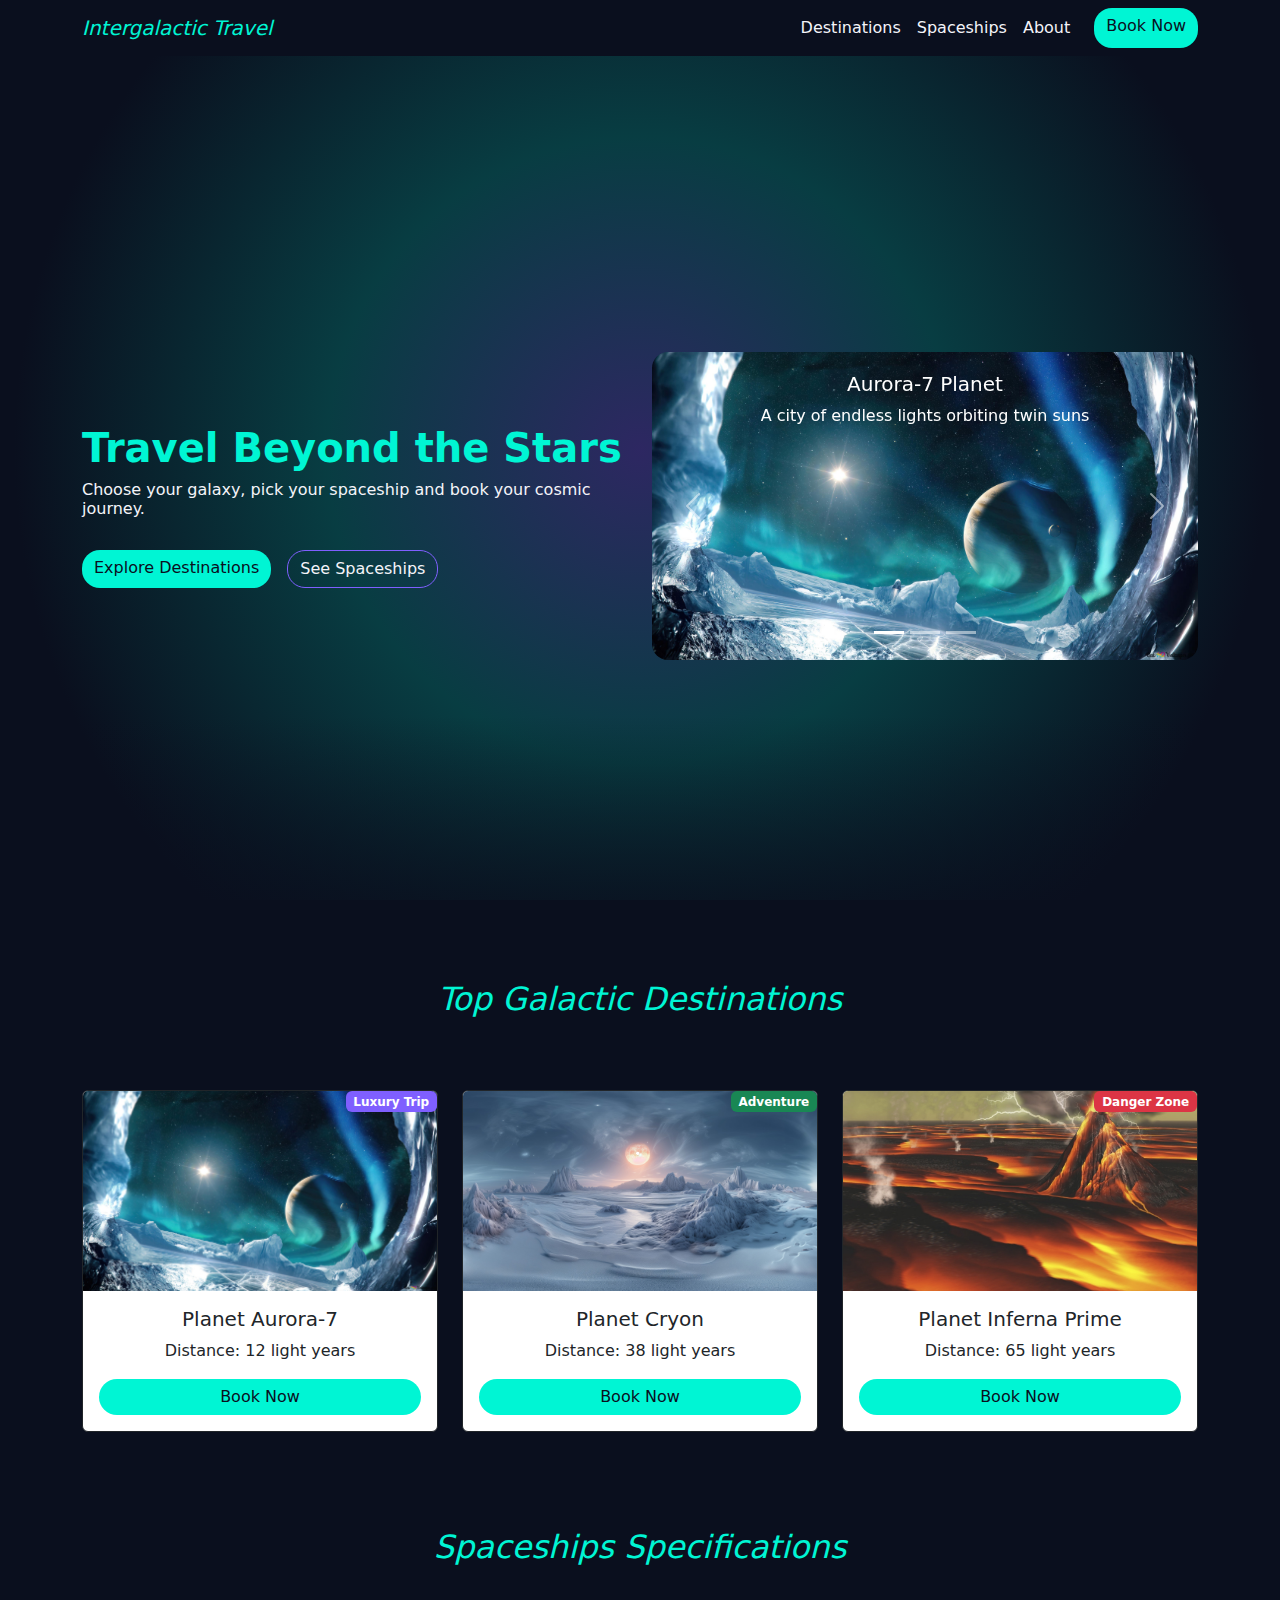
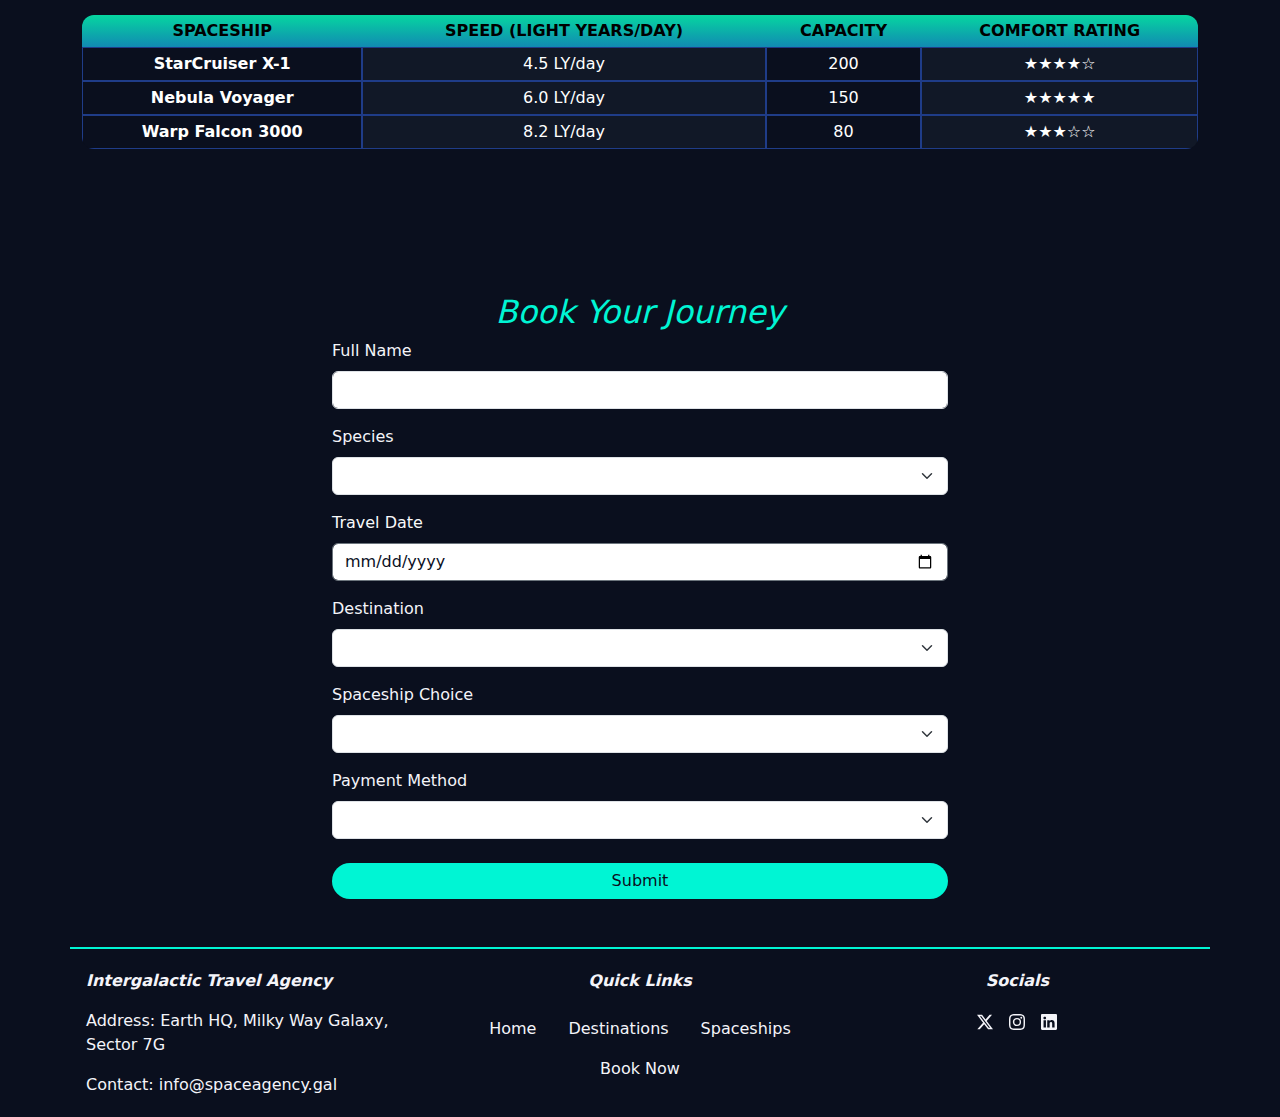
<file: index.html>
<!DOCTYPE html>
<html lang="en">
  <head>
    <meta charset="UTF-8" />
    <meta name="viewport" content="width=device-width, initial-scale=1.0" />
    <link rel="stylesheet" href="css/bootstrap.min.css" />
    <link rel="stylesheet" href="css/custom-styles.css" />
    <link rel="icon" href="images/rocket.png" />
    <title>Intergalactic Travel</title>
  </head>
  <body class="bg-primary">
    <!-- Navbar -->
    <nav class="navbar navbar-expand-md bg-primary">
      <div class="container">
        <a class="navbar-brand text-secondary fw-normal fst-italic" href="">
          Intergalactic Travel
        </a>
        <button
          class="navbar-toggler d-lg-none"
          type="button"
          data-bs-toggle="collapse"
          data-bs-target="#collapsibleNavId"
          aria-controls="collapsibleNavId"
          aria-expanded="false"
          aria-label="Toggle navigation"
        >
          <span class="navbar-toggler-icon"></span>
        </button>
        <div class="collapse navbar-collapse" id="collapsibleNavId">
          <ul class="navbar-nav ms-auto mt-2 mt-lg-0">
            <li class="nav-item">
              <a class="nav-link text-primary" href="/aurora.html"
                >Destinations</a
              >
            </li>
            <li class="nav-item">
              <a class="nav-link text-primary" href="#spaceships">Spaceships</a>
            </li>
            <li class="nav-item">
              <a class="nav-link text-primary" href="">About</a>
            </li>

            <a href="#booking" type="button" class="btn btn-primary ms-3"
              >Book Now</a
            >
          </ul>
        </div>
      </div>
    </nav>
    <!-- Hero section -->
    <div class="galaxy-bg d-flex align-items-center min-vh-100">
      <div class="container">
        <div class="row align-items-center">
          <div class="col-lg-6 text-center text-lg-start">
            <h1 class="fs-1 text-secondary fw-bold">Travel Beyond the Stars</h1>
            <h1 class="fs-6 text-primary">
              Choose your galaxy, pick your spaceship and book your cosmic
              journey.
            </h1>
            <div
              class="d-flex flex-sm-row justify-content-center justify-content-lg-start"
            >
              <a href="/aurora.html" class="btn btn-primary mt-4">
                Explore Destinations
              </a>

              <a href="#spaceships" class="btn btn-outline-primary ms-3 mt-4">
                See Spaceships
              </a>
            </div>
          </div>
          <div class="col-lg-6 mt-5 mt-lg-0">
            <div
              id="carouselExampleCaptions"
              class="carousel slide"
              data-bs-ride="carousel"
            >
              <div class="carousel-indicators">
                <button
                  type="button"
                  data-bs-target="#carouselExampleCaptions"
                  data-bs-slide-to="0"
                  class="active"
                  aria-current="true"
                  aria-label="Slide 1"
                ></button>
                <button
                  type="button"
                  data-bs-target="#carouselExampleCaptions"
                  data-bs-slide-to="1"
                  aria-label="Slide 2"
                ></button>
                <button
                  type="button"
                  data-bs-target="#carouselExampleCaptions"
                  data-bs-slide-to="2"
                  aria-label="Slide 3"
                ></button>
              </div>
              <div class="carousel-inner">
                <div
                  class="carousel-item active ratio ratio-16x9"
                  data-bs-interval="3000"
                >
                  <img
                    src="images/aurora-planet.png"
                    class="d-block w-100 rounded-4"
                  />
                  <div class="carousel-caption d-none d-md-block">
                    <h5>Aurora-7 Planet</h5>
                    <p>A city of endless lights orbiting twin suns</p>
                  </div>
                </div>
                <div
                  class="carousel-item ratio ratio-16x9"
                  data-bs-interval="3000"
                >
                  <img src="images/Cryon.png" class="d-block w-100 rounded-4" />
                  <div class="carousel-caption d-none d-md-block">
                    <h5>Cryon Planet</h5>
                    <p>An ice-covered paradise with glowing glaciers</p>
                  </div>
                </div>
                <div
                  class="carousel-item ratio ratio-16x9"
                  data-bs-interval="3000"
                >
                  <img
                    src="images/inferna.png"
                    class="d-block w-100 rounded-4"
                  />
                  <div class="carousel-caption d-none d-md-block">
                    <h5>Inferna Prime Planet</h5>
                    <p>
                      A volcanic planet where magma rivers glow brighter than
                      neon
                    </p>
                  </div>
                </div>
              </div>
              <button
                class="carousel-control-prev"
                type="button"
                data-bs-target="#carouselExampleCaptions"
                data-bs-slide="prev"
              >
                <span
                  class="carousel-control-prev-icon"
                  aria-hidden="true"
                ></span>
                <span class="visually-hidden">Previous</span>
              </button>
              <button
                class="carousel-control-next"
                type="button"
                data-bs-target="#carouselExampleCaptions"
                data-bs-slide="next"
              >
                <span
                  class="carousel-control-next-icon"
                  aria-hidden="true"
                ></span>
                <span class="visually-hidden">Next</span>
              </button>
            </div>
          </div>
        </div>
      </div>
    </div>

    <!-- Featured section -->
    <div class="container pt-4" id="destinations">
      <h1 class="fs-2 text-secondary text-center fst-italic">
        Top Galactic Destinations
      </h1>

      <div class="row g-4 my-5">
        <div class="col-12 col-sm-6 col-lg-4">
          <div class="card border-dark text-center h-100 position-relative">
            <span class="position-absolute top-0 end-0 badge bg-info">
              Luxury Trip
            </span>
            <img
              src="images/aurora-planet.png"
              class="card-img-top img-fluid"
              alt="..."
              style="object-fit: cover; height: 200px"
            />
            <div class="card-body d-flex flex-column">
              <h5 class="card-title">Planet Aurora-7</h5>
              <p class="card-text">Distance: 12 light years</p>
              <a href="#booking" class="btn btn-primary mt-auto">Book Now</a>
            </div>
          </div>
        </div>

        <div class="col-12 col-sm-6 col-lg-4">
          <div class="card border-dark text-center h-100 position-relative">
            <span class="position-absolute top-0 end-0 badge bg-success">
              Adventure
            </span>
            <img
              src="images/Cryon.png"
              class="card-img-top img-fluid"
              alt="..."
              style="object-fit: cover; height: 200px"
            />
            <div class="card-body d-flex flex-column">
              <h5 class="card-title">Planet Cryon</h5>
              <p class="card-text">Distance: 38 light years</p>
              <a href="#booking" class="btn btn-primary mt-auto">Book Now</a>
            </div>
          </div>
        </div>

        <div class="col-12 col-sm-6 col-lg-4">
          <div class="card border-dark text-center h-100 position-relative">
            <span class="position-absolute top-0 end-0 badge bg-danger">
              Danger Zone
            </span>
            <img
              src="images/inferna.png"
              class="card-img-top img-fluid"
              alt="..."
              style="object-fit: cover; height: 200px"
            />
            <div class="card-body d-flex flex-column">
              <h5 class="card-title">Planet Inferna Prime</h5>
              <p class="card-text">Distance: 65 light years</p>
              <a href="#booking" class="btn btn-primary mt-auto">Book Now</a>
            </div>
          </div>
        </div>
      </div>
    </div>

    <!-- Spaceships section -->
    <div class="container my-5 py-5" id="spaceships">
      <h1 class="fs-2 text-secondary text-center fst-italic">
        Spaceships Specifications
      </h1>
      <table
        class="spaceship-table table table-sm table-hover align-middle text-center my-5"
      >
        <thead>
          <tr>
            <th scope="col">Spaceship</th>
            <th scope="col">Speed (Light Years/Day)</th>
            <th scope="col">Capacity</th>
            <th scope="col">Comfort Rating</th>
          </tr>
        </thead>
        <tbody>
          <tr>
            <th scope="row">StarCruiser X-1</th>
            <td>4.5 LY/day</td>
            <td>200</td>
            <td>★★★★☆</td>
          </tr>
          <tr>
            <th scope="row">Nebula Voyager</th>
            <td>6.0 LY/day</td>
            <td>150</td>
            <td>★★★★★</td>
          </tr>
          <tr>
            <th scope="row">Warp Falcon 3000</th>
            <td>8.2 LY/day</td>
            <td>80</td>
            <td>★★★☆☆</td>
          </tr>
        </tbody>
      </table>
    </div>

    <!-- Booking section -->
    <div class="container w-50" id="booking">
      <h1 class="fs-2 text-secondary text-center fst-italic">
        Book Your Journey
      </h1>
      <div class="d-flex justify-content-center p-5 d-none" id="spinner">
        <div class="spinner-border" role="status"></div>
      </div>
      <form class="text-primary needs-validation" novalidate>
        <div class="mb-3">
          <label class="form-label">Full Name</label>
          <input type="text" class="form-control" required />
          <div class="invalid-feedback">Please provide your full name.</div>
        </div>
        <div class="mb-3">
          <label class="form-label">Species</label>
          <select
            class="form-select"
            aria-label="Default select example"
            required
          >
            <option selected></option>
            <option value="1">Human</option>
            <option value="2">Cyborg</option>
            <option value="3">Android</option>
          </select>
          <div class="invalid-feedback">Please choose your specie.</div>
        </div>
        <div class="mb-3">
          <div class="mb-3">
            <label for="travel-date" class="form-label text-light"
              >Travel Date</label
            >
            <input
              type="date"
              class="form-control bg-dark text-dark border-secondary"
              id="travel-date"
              required
            />
            <div class="invalid-feedback">Please provide booking date.</div>
          </div>
        </div>

        <div class="mb-3">
          <label class="form-label">Destination</label>
          <select
            class="form-select"
            aria-label="Default select example"
            required
          >
            <option selected></option>
            <option value="1">Aurora-7</option>
            <option value="2">Cryon</option>
            <option value="3">Inferna Prime</option>
          </select>
          <div class="invalid-feedback">Please choose your destination.</div>
        </div>

        <div class="mb-3">
          <label class="form-label">Spaceship Choice</label>
          <select
            class="form-select"
            aria-label="Default select example"
            required
          >
            <option selected></option>
            <option value="1">StarCruiser X-1</option>
            <option value="2">Nebula Voyager</option>
            <option value="3">Warp Falcon 3000</option>
          </select>
          <div class="invalid-feedback">
            Please choose your preferred spaceship.
          </div>
        </div>

        <div class="mb-3">
          <label class="form-label">Payment Method</label>
          <select
            class="form-select"
            aria-label="Default select example"
            required
          >
            <option selected></option>
            <option value="1">Galactic Credits</option>
            <option value="2">Earth USD</option>
            <option value="3">CryptoStars</option>
          </select>
          <div class="invalid-feedback">Please choose a payment method.</div>
        </div>
        <button type="submit" class="btn btn-primary w-100 mt-2 mb-5">
          Submit
        </button>
      </form>
    </div>

    <!-- Footer section -->
    <div class="container border-top border-primary">
      <div class="container p-1 mt-3 text-start text-primary">
        <div class="row align-items-start">
          <div class="col">
            <p class="fw-bold fst-italic">Intergalactic Travel Agency</p>
            <p>Address: Earth HQ, Milky Way Galaxy, Sector 7G</p>
            <p>Contact: info@spaceagency.gal</p>
          </div>
          <div class="col" id="socials">
            <p class="fw-bold fst-italic text-center">Quick Links</p>
            <ul class="nav justify-content-center">
              <li class="nav-item">
                <a class="nav-link text-center" href="index.html">Home</a>
              </li>
              <li class="nav-item">
                <a class="nav-link text-center" href="aurora.html"
                  >Destinations</a
                >
              </li>
              <li class="nav-item">
                <a class="nav-link text-center" href="/index.html#spaceships"
                  >Spaceships</a
                >
              </li>
              <li class="nav-item">
                <a class="nav-link text-center" href="#booking">Book Now</a>
              </li>
            </ul>
          </div>
          <div class="col text-center">
            <p class="fw-bold fst-italic">Socials</p>
            <div class="d-flex justify-content-center">
              <a href="#" class="mx-2">
                <svg
                  xmlns="http://www.w3.org/2000/svg"
                  width="16"
                  height="16"
                  fill="currentColor"
                  class="bi bi-twitter-x"
                  viewBox="0 0 16 16"
                >
                  <path
                    d="M12.6.75h2.454l-5.36 6.142L16 15.25h-4.937l-3.867-5.07-4.425 5.07H.316l5.733-6.57L0 .75h5.063l3.495 4.633L12.601.75Zm-.86 13.028h1.36L4.323 2.145H2.865z"
                  />
                </svg>
              </a>

              <a href="#" class="mx-2">
                <svg
                  xmlns="http://www.w3.org/2000/svg"
                  width="16"
                  height="16"
                  fill="currentColor"
                  class="bi bi-instagram"
                  viewBox="0 0 16 16"
                >
                  <path
                    d="M8 0C5.829 0 5.556.01 4.703.048 3.85.088 3.269.222 2.76.42a3.9 3.9 0 0 0-1.417.923A3.9 3.9 0 0 0 .42 2.76C.222 3.268.087 3.85.048 4.7.01 5.555 0 5.827 0 8.001c0 2.172.01 2.444.048 3.297.04.852.174 1.433.372 1.942.205.526.478.972.923 1.417.444.445.89.719 1.416.923.51.198 1.09.333 1.942.372C5.555 15.99 5.827 16 8 16s2.444-.01 3.298-.048c.851-.04 1.434-.174 1.943-.372a3.9 3.9 0 0 0 1.416-.923c.445-.445.718-.891.923-1.417.197-.509.332-1.09.372-1.942C15.99 10.445 16 10.173 16 8s-.01-2.445-.048-3.299c-.04-.851-.175-1.433-.372-1.941a3.9 3.9 0 0 0-.923-1.417A3.9 3.9 0 0 0 13.24.42c-.51-.198-1.092-.333-1.943-.372C10.443.01 10.172 0 7.998 0zm-.717 1.442h.718c2.136 0 2.389.007 3.232.046.78.035 1.204.166 1.486.275.373.145.64.319.92.599s.453.546.598.92c.11.281.24.705.275 1.485.039.843.047 1.096.047 3.231s-.008 2.389-.047 3.232c-.035.78-.166 1.203-.275 1.485a2.5 2.5 0 0 1-.599.919c-.28.28-.546.453-.92.598-.28.11-.704.24-1.485.276-.843.038-1.096.047-3.232.047s-2.39-.009-3.233-.047c-.78-.036-1.203-.166-1.485-.276a2.5 2.5 0 0 1-.92-.598 2.5 2.5 0 0 1-.6-.92c-.109-.281-.24-.705-.275-1.485-.038-.843-.046-1.096-.046-3.233s.008-2.388.046-3.231c.036-.78.166-1.204.276-1.486.145-.373.319-.64.599-.92s.546-.453.92-.598c.282-.11.705-.24 1.485-.276.738-.034 1.024-.044 2.515-.045zm4.988 1.328a.96.96 0 1 0 0 1.92.96.96 0 0 0 0-1.92m-4.27 1.122a4.109 4.109 0 1 0 0 8.217 4.109 4.109 0 0 0 0-8.217m0 1.441a2.667 2.667 0 1 1 0 5.334 2.667 2.667 0 0 1 0-5.334"
                  />
                </svg>
              </a>

              <a href="#" class="mx-2">
                <svg
                  xmlns="http://www.w3.org/2000/svg"
                  width="16"
                  height="16"
                  fill="currentColor"
                  class="bi bi-linkedin"
                  viewBox="0 0 16 16"
                >
                  <path
                    d="M0 1.146C0 .513.526 0 1.175 0h13.65C15.474 0 16 .513 16 1.146v13.708c0 .633-.526 1.146-1.175 1.146H1.175C.526 16 0 15.487 0 14.854zm4.943 12.248V6.169H2.542v7.225zm-1.2-8.212c.837 0 1.358-.554 1.358-1.248-.015-.709-.52-1.248-1.342-1.248S2.4 3.226 2.4 3.934c0 .694.521 1.248 1.327 1.248zm4.908 8.212V9.359c0-.216.016-.432.08-.586.173-.431.568-.878 1.232-.878.869 0 1.216.662 1.216 1.634v3.865h2.401V9.25c0-2.22-1.184-3.252-2.764-3.252-1.274 0-1.845.7-2.165 1.193v.025h-.016l.016-.025V6.169h-2.4c.03.678 0 7.225 0 7.225z"
                  />
                </svg>
              </a>
            </div>
          </div>
        </div>
      </div>
    </div>
    <script src="js/bootstrap.bundle.min.js"></script>
    <script src="js/script.js"></script>
  </body>
</html>
</file>
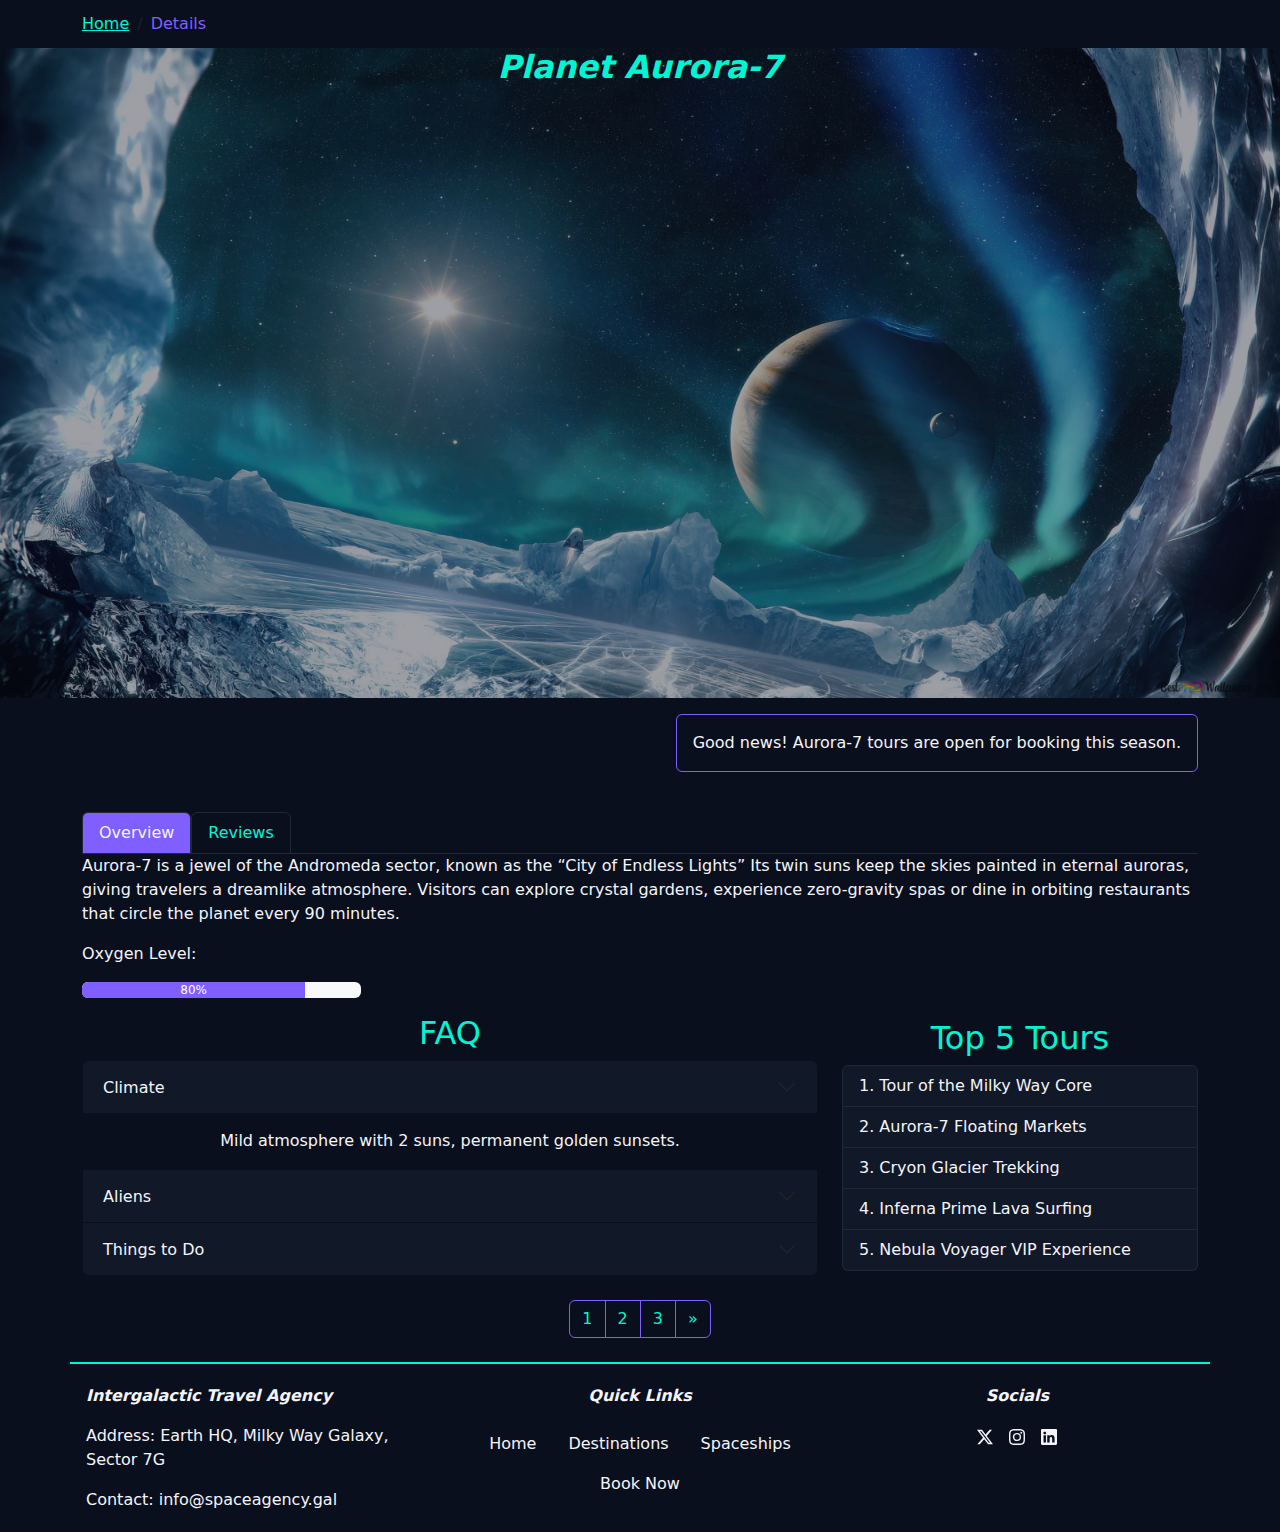
<file: aurora.html>
<!DOCTYPE html>
<html lang="en">
  <head>
    <meta charset="UTF-8" />
    <meta name="viewport" content="width=device-width, initial-scale=1.0" />
    <link rel="stylesheet" href="css/bootstrap.min.css" />
    <link rel="stylesheet" href="css/custom-styles.css" />
    <link rel="icon" href="images/rocket.png" />
    <title>Intergalactic Travel</title>
  </head>
  <body class="bg-primary">
    <!-- Navigation breadcrumbs -->
    <div class="container py-2">
      <nav aria-label="breadcrumb">
        <ol class="breadcrumb py-1 m-auto">
          <li class="breadcrumb-item">
            <a href="index.html" class="text-secondary">Home</a>
          </li>
          <li class="breadcrumb-item active" aria-current="page">Details</li>
        </ol>
      </nav>
    </div>

    <!-- Details section -->
    <div class="position-relative">
      <img
        src="images/aurora-planet.png"
        class="d-block w-100 rounded-top-4"
        style="height: 650px; object-fit: fill; opacity: 60%"
      />
      <h1
        class="fs-2 fst-italic text-center fw-bold position-absolute top-0 start-50 translate-middle-x text-secondary"
      >
        Planet Aurora-7
      </h1>
    </div>

    <!-- Deal alert -->
    <div class="container my-3 d-flex justify-content-end">
      <div class="alert alert-primary text-center" role="alert">
        Good news! Aurora-7 tours are open for booking this season.
      </div>
    </div>

    <!-- Overview section -->
    <div class="container mt-4">
      <ul class="nav nav-tabs" id="myTab" role="tablist">
        <li class="nav-item" role="presentation">
          <button
            class="nav-link active text-secondary"
            id="home-tab"
            data-bs-toggle="tab"
            data-bs-target="#home-tab-pane"
            type="button"
            role="tab"
            aria-controls="home-tab-pane"
            aria-selected="true"
          >
            Overview
          </button>
        </li>
        <li class="nav-item" role="presentation">
          <button
            class="nav-link text-secondary"
            id="profile-tab"
            data-bs-toggle="tab"
            data-bs-target="#profile-tab-pane"
            type="button"
            role="tab"
            aria-controls="profile-tab-pane"
            aria-selected="false"
          >
            Reviews
          </button>
        </li>
      </ul>
      <div class="tab-content" id="myTabContent">
        <div
          class="tab-pane fade show active"
          id="home-tab-pane"
          role="tabpanel"
          aria-labelledby="home-tab"
          tabindex="0"
        >
          <p class="text-start text-primary">
            Aurora-7 is a jewel of the Andromeda sector, known as the “City of
            Endless Lights” Its twin suns keep the skies painted in eternal
            auroras, giving travelers a dreamlike atmosphere. Visitors can
            explore crystal gardens, experience zero-gravity spas or dine in
            orbiting restaurants that circle the planet every 90 minutes.
          </p>
          <p class="text-primary text-start">Oxygen Level:</p>
          <div
            class="progress w-25 bg-light"
            role="progressbar"
            aria-label="Example with label"
            aria-valuenow="25"
            aria-valuemin="0"
            aria-valuemax="100"
          >
            <div class="progress-bar bg-info" style="width: 80%">80%</div>
          </div>
        </div>
        <div
          class="tab-pane fade"
          id="profile-tab-pane"
          role="tabpanel"
          aria-labelledby="profile-tab"
          tabindex="0"
        >
          <p class="text-primary text-start">
            ⭐⭐⭐⭐⭐ “Aurora-7 felt like walking inside a living painting. The
            Skyline Spires alone are worth the trip — they shift colors with
            every breath of wind. My only regret? Not staying longer!” — Lena M.
            <br />
            <br />⭐⭐⭐⭐☆ “The views are unmatched and the food is out of this
            world (literally). Transport shuttles were a bit crowded, but once
            you’re in the city, it’s paradise.” — Ravi K. <br /><br />⭐⭐⭐⭐⭐
            “I proposed to my partner under the twin suns of Aurora-7. The glow
            of the auroras made it unforgettable. Highly recommend for couples.”
            — Amira T.
          </p>
        </div>
      </div>
    </div>

    <!-- FAQ & Top -->
    <div class="container text-center mt-3">
      <div class="row align-items-center">
        <div class="col-12 col-lg-8 mb-4 mb-lg-0">
          <h1 class="fs-2 fw-normal text-secondary text-center">FAQ</h1>
          <div class="accordion" id="accordionFlushExample">
            <div class="accordion-item">
              <h2 class="accordion-header">
                <button
                  class="accordion-button collapsed"
                  type="button"
                  data-bs-toggle="collapse"
                  data-bs-target="#flush-collapseOne"
                  aria-expanded="false"
                  aria-controls="flush-collapseOne"
                >
                  Climate
                </button>
              </h2>
              <div
                id="flush-collapseOne"
                class="accordion-collapse collapse show"
                data-bs-parent="#accordionFlushExample"
              >
                <div class="accordion-body">
                  Mild atmosphere with 2 suns, permanent golden sunsets.
                </div>
              </div>
            </div>
            <div class="accordion-item">
              <h2 class="accordion-header">
                <button
                  class="accordion-button collapsed"
                  type="button"
                  data-bs-toggle="collapse"
                  data-bs-target="#flush-collapseTwo"
                  aria-expanded="false"
                  aria-controls="flush-collapseTwo"
                >
                  Aliens
                </button>
              </h2>
              <div
                id="flush-collapseTwo"
                class="accordion-collapse collapse"
                data-bs-parent="#accordionFlushExample"
              >
                <div class="accordion-body">
                  Home to the ‘Luminara’, glowing humanoids that feed on light.
                </div>
              </div>
            </div>
            <div class="accordion-item">
              <h2 class="accordion-header">
                <button
                  class="accordion-button collapsed"
                  type="button"
                  data-bs-toggle="collapse"
                  data-bs-target="#flush-collapseThree"
                  aria-expanded="false"
                  aria-controls="flush-collapseThree"
                >
                  Things to Do
                </button>
              </h2>
              <div
                id="flush-collapseThree"
                class="accordion-collapse collapse"
                data-bs-parent="#accordionFlushExample"
              >
                <div class="accordion-body">
                  Hover-skydiving, star yacht racing, floating night markets.
                </div>
              </div>
            </div>
          </div>
        </div>
        <div class="col-12 col-lg-4">
          <h1 class="fs-2 fw-normal text-secondary text-center">Top 5 Tours</h1>
          <ol class="list-group text-start list-group-numbered">
            <li class="list-group-item">Tour of the Milky Way Core</li>
            <li class="list-group-item">Aurora-7 Floating Markets</li>
            <li class="list-group-item">Cryon Glacier Trekking</li>
            <li class="list-group-item">Inferna Prime Lava Surfing</li>
            <li class="list-group-item">Nebula Voyager VIP Experience</li>
          </ol>
        </div>
      </div>
    </div>
    <!-- Pagination -->
    <nav aria-label="Page navigation example">
      <ul class="pagination my-4 justify-content-center">
        <li class="page-item">
          <a class="page-link" href="/aurora.html">1</a>
        </li>
        <li class="page-item">
          <a class="page-link" href="/cryon.html">2</a>
        </li>
        <li class="page-item">
          <a class="page-link" href="/inferna.html">3</a>
        </li>
        <li class="page-item">
          <a class="page-link" href="cryon.html" aria-label="Next">
            <span aria-hidden="true">&raquo;</span>
          </a>
        </li>
      </ul>
    </nav>

    <!-- Footer section -->
    <div class="container border-top border-primary">
      <div class="container p-1 mt-3 text-start text-primary">
        <div class="row align-items-start">
          <div class="col">
            <p class="fw-bold fst-italic">Intergalactic Travel Agency</p>
            <p>Address: Earth HQ, Milky Way Galaxy, Sector 7G</p>
            <p>Contact: info@spaceagency.gal</p>
          </div>
          <div class="col" id="socials">
            <p class="fw-bold fst-italic text-center">Quick Links</p>
            <ul class="nav justify-content-center">
              <li class="nav-item">
                <a class="nav-link text-center" href="index.html">Home</a>
              </li>
              <li class="nav-item">
                <a class="nav-link text-center" href="aurora.html"
                  >Destinations</a
                >
              </li>
              <li class="nav-item">
                <a class="nav-link text-center" href="/index.html#spaceships"
                  >Spaceships</a
                >
              </li>
              <li class="nav-item">
                <a class="nav-link text-center" href="/index.html#booking"
                  >Book Now</a
                >
              </li>
            </ul>
          </div>
          <div class="col text-center">
            <p class="fw-bold fst-italic">Socials</p>
            <div class="d-flex justify-content-center">
              <a href="#" class="mx-2">
                <svg
                  xmlns="http://www.w3.org/2000/svg"
                  width="16"
                  height="16"
                  fill="currentColor"
                  class="bi bi-twitter-x"
                  viewBox="0 0 16 16"
                >
                  <path
                    d="M12.6.75h2.454l-5.36 6.142L16 15.25h-4.937l-3.867-5.07-4.425 5.07H.316l5.733-6.57L0 .75h5.063l3.495 4.633L12.601.75Zm-.86 13.028h1.36L4.323 2.145H2.865z"
                  />
                </svg>
              </a>

              <a href="#" class="mx-2">
                <svg
                  xmlns="http://www.w3.org/2000/svg"
                  width="16"
                  height="16"
                  fill="currentColor"
                  class="bi bi-instagram"
                  viewBox="0 0 16 16"
                >
                  <path
                    d="M8 0C5.829 0 5.556.01 4.703.048 3.85.088 3.269.222 2.76.42a3.9 3.9 0 0 0-1.417.923A3.9 3.9 0 0 0 .42 2.76C.222 3.268.087 3.85.048 4.7.01 5.555 0 5.827 0 8.001c0 2.172.01 2.444.048 3.297.04.852.174 1.433.372 1.942.205.526.478.972.923 1.417.444.445.89.719 1.416.923.51.198 1.09.333 1.942.372C5.555 15.99 5.827 16 8 16s2.444-.01 3.298-.048c.851-.04 1.434-.174 1.943-.372a3.9 3.9 0 0 0 1.416-.923c.445-.445.718-.891.923-1.417.197-.509.332-1.09.372-1.942C15.99 10.445 16 10.173 16 8s-.01-2.445-.048-3.299c-.04-.851-.175-1.433-.372-1.941a3.9 3.9 0 0 0-.923-1.417A3.9 3.9 0 0 0 13.24.42c-.51-.198-1.092-.333-1.943-.372C10.443.01 10.172 0 7.998 0zm-.717 1.442h.718c2.136 0 2.389.007 3.232.046.78.035 1.204.166 1.486.275.373.145.64.319.92.599s.453.546.598.92c.11.281.24.705.275 1.485.039.843.047 1.096.047 3.231s-.008 2.389-.047 3.232c-.035.78-.166 1.203-.275 1.485a2.5 2.5 0 0 1-.599.919c-.28.28-.546.453-.92.598-.28.11-.704.24-1.485.276-.843.038-1.096.047-3.232.047s-2.39-.009-3.233-.047c-.78-.036-1.203-.166-1.485-.276a2.5 2.5 0 0 1-.92-.598 2.5 2.5 0 0 1-.6-.92c-.109-.281-.24-.705-.275-1.485-.038-.843-.046-1.096-.046-3.233s.008-2.388.046-3.231c.036-.78.166-1.204.276-1.486.145-.373.319-.64.599-.92s.546-.453.92-.598c.282-.11.705-.24 1.485-.276.738-.034 1.024-.044 2.515-.045zm4.988 1.328a.96.96 0 1 0 0 1.92.96.96 0 0 0 0-1.92m-4.27 1.122a4.109 4.109 0 1 0 0 8.217 4.109 4.109 0 0 0 0-8.217m0 1.441a2.667 2.667 0 1 1 0 5.334 2.667 2.667 0 0 1 0-5.334"
                  />
                </svg>
              </a>

              <a href="#" class="mx-2">
                <svg
                  xmlns="http://www.w3.org/2000/svg"
                  width="16"
                  height="16"
                  fill="currentColor"
                  class="bi bi-linkedin"
                  viewBox="0 0 16 16"
                >
                  <path
                    d="M0 1.146C0 .513.526 0 1.175 0h13.65C15.474 0 16 .513 16 1.146v13.708c0 .633-.526 1.146-1.175 1.146H1.175C.526 16 0 15.487 0 14.854zm4.943 12.248V6.169H2.542v7.225zm-1.2-8.212c.837 0 1.358-.554 1.358-1.248-.015-.709-.52-1.248-1.342-1.248S2.4 3.226 2.4 3.934c0 .694.521 1.248 1.327 1.248zm4.908 8.212V9.359c0-.216.016-.432.08-.586.173-.431.568-.878 1.232-.878.869 0 1.216.662 1.216 1.634v3.865h2.401V9.25c0-2.22-1.184-3.252-2.764-3.252-1.274 0-1.845.7-2.165 1.193v.025h-.016l.016-.025V6.169h-2.4c.03.678 0 7.225 0 7.225z"
                  />
                </svg>
              </a>
            </div>
          </div>
        </div>
      </div>
    </div>
    <script src="js/bootstrap.bundle.min.js"></script>
  </body>
</html>
</file>
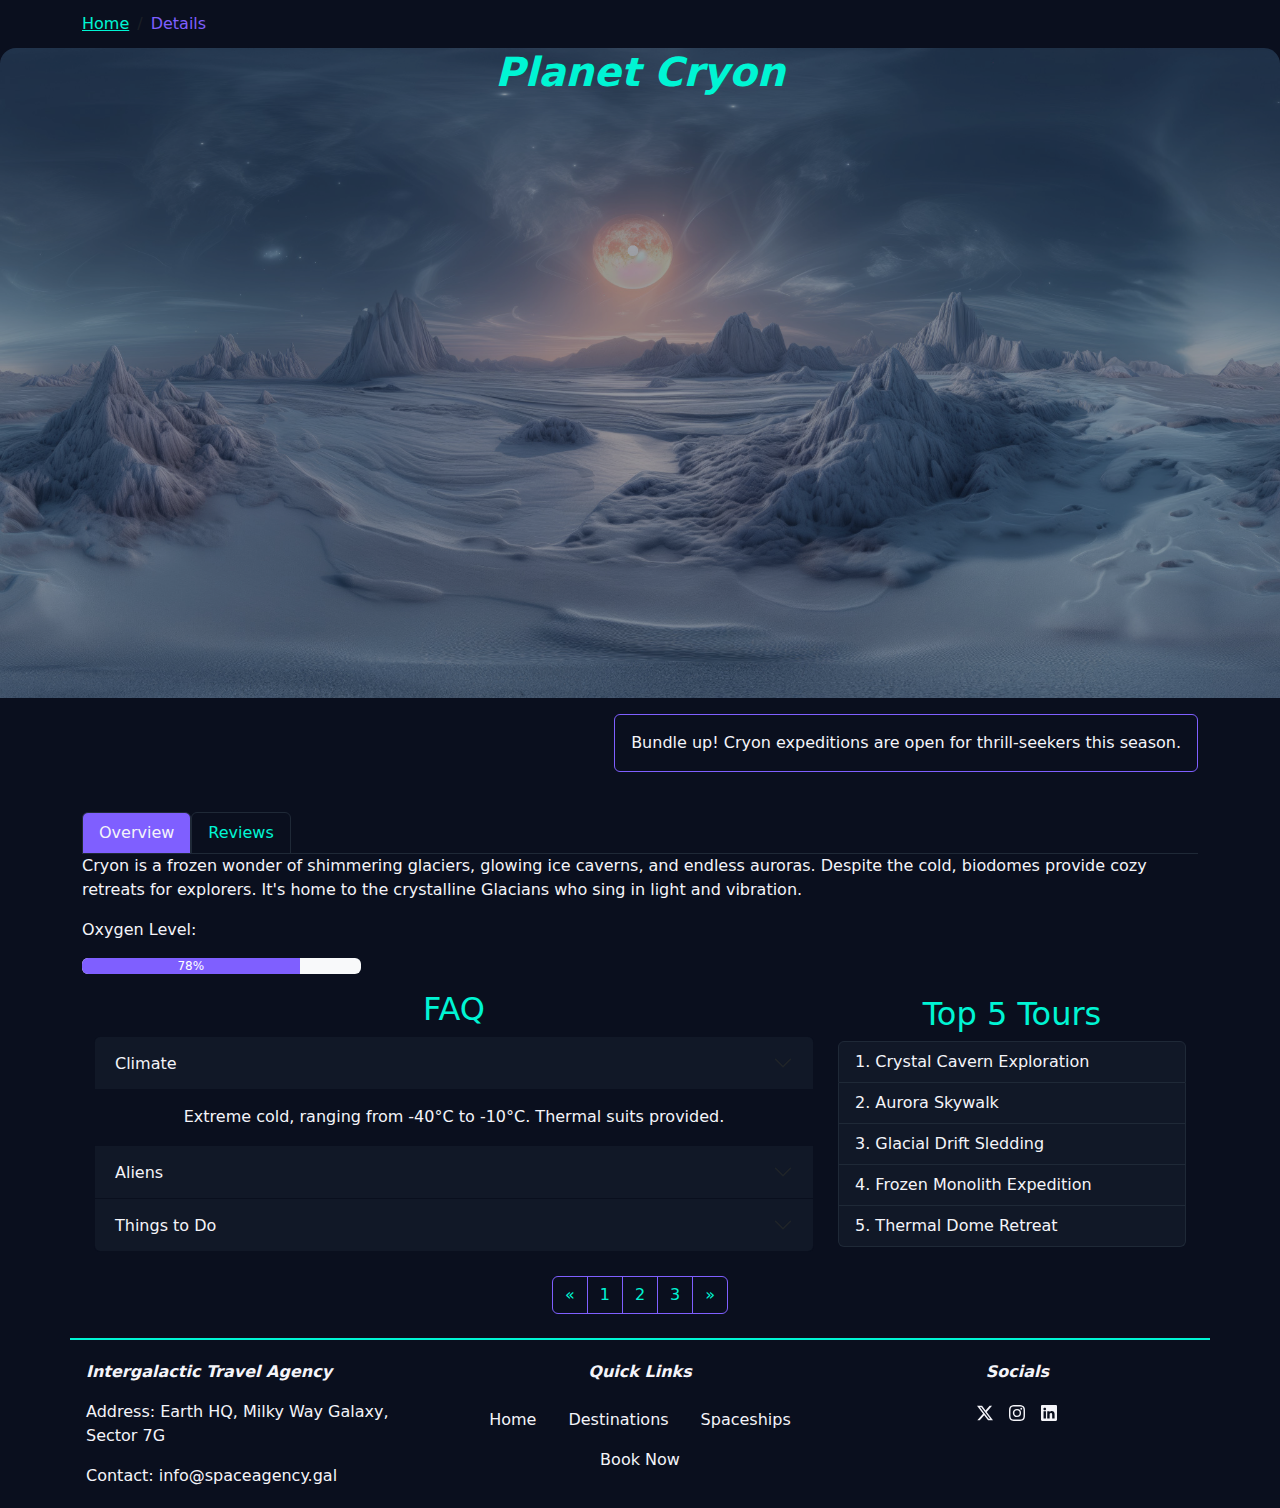
<file: cryon.html>
<!DOCTYPE html>
<html lang="en">
  <head>
    <meta charset="UTF-8" />
    <meta name="viewport" content="width=device-width, initial-scale=1.0" />
    <link rel="stylesheet" href="css/bootstrap.min.css" />
    <link rel="stylesheet" href="css/custom-styles.css" />
    <link rel="icon" href="images/rocket.png" />
    <title>Intergalactic Travel</title>
  </head>
  <body class="bg-primary">
    <!-- Details section -->
    <div class="container py-2">
      <nav aria-label="breadcrumb">
        <ol class="breadcrumb py-1 m-auto">
          <li class="breadcrumb-item">
            <a href="index.html" class="text-secondary">Home</a>
          </li>
          <li class="breadcrumb-item active" aria-current="page">Details</li>
        </ol>
      </nav>
    </div>
    <div class="position-relative">
      <img
        src="images/Cryon.png"
        class="d-block w-100 rounded-top-4"
        style="height: 650px; object-fit: fill; opacity: 60%"
      />
      <h1
        class="fs-1 fst-italic fw-bold position-absolute top-0 start-50 translate-middle-x text-secondary"
      >
        Planet Cryon
      </h1>
    </div>

    <div class="container my-3 d-flex justify-content-end">
      <div class="alert alert-primary text-center" role="alert">
        Bundle up! Cryon expeditions are open for thrill-seekers this season.
      </div>
    </div>

    <div class="container mt-4">
      <ul class="nav nav-tabs" id="myTab" role="tablist">
        <li class="nav-item" role="presentation">
          <button
            class="nav-link active text-secondary"
            id="home-tab"
            data-bs-toggle="tab"
            data-bs-target="#home-tab-pane"
            type="button"
            role="tab"
            aria-controls="home-tab-pane"
            aria-selected="true"
          >
            Overview
          </button>
        </li>
        <li class="nav-item" role="presentation">
          <button
            class="nav-link text-secondary"
            id="profile-tab"
            data-bs-toggle="tab"
            data-bs-target="#profile-tab-pane"
            type="button"
            role="tab"
            aria-controls="profile-tab-pane"
            aria-selected="false"
          >
            Reviews
          </button>
        </li>
      </ul>
      <div class="tab-content" id="myTabContent">
        <div
          class="tab-pane fade show active"
          id="home-tab-pane"
          role="tabpanel"
          aria-labelledby="home-tab"
          tabindex="0"
        >
          <p class="text-start text-primary">
            Cryon is a frozen wonder of shimmering glaciers, glowing ice
            caverns, and endless auroras. Despite the cold, biodomes provide
            cozy retreats for explorers. It's home to the crystalline Glacians
            who sing in light and vibration.
          </p>
          <p class="text-primary text-start">Oxygen Level:</p>
          <div
            class="progress w-25 bg-light"
            role="progressbar"
            aria-label="Example with label"
            aria-valuenow="25"
            aria-valuemin="0"
            aria-valuemax="100"
          >
            <div class="progress-bar bg-info" style="width: 78%">78%</div>
          </div>
        </div>
        <div
          class="tab-pane fade"
          id="profile-tab-pane"
          role="tabpanel"
          aria-labelledby="profile-tab"
          tabindex="0"
        >
          <p class="text-primary text-start">
            ⭐⭐⭐⭐⭐ "The ice caverns glowed like diamonds. Truly magical!" —
            Amira H.<br /><br />
            ⭐⭐⭐⭐☆ "Cold but breathtaking. The auroras were unforgettable." —
            Liam R.<br /><br />
            ⭐⭐⭐⭐⭐ "Meeting a Glacian was surreal. Their songs vibrate
            through your bones." — Takumi S.
          </p>
        </div>
      </div>

      <div class="container text-center mt-3">
        <div class="row align-items-center">
          <div class="col-12 col-lg-8 mb-4 mb-lg-0">
            <h1 class="fs-2 fw-normal text-secondary text-center">FAQ</h1>
            <div class="accordion" id="accordionFlushExample">
              <div class="accordion-item">
                <h2 class="accordion-header">
                  <button
                    class="accordion-button collapsed"
                    type="button"
                    data-bs-toggle="collapse"
                    data-bs-target="#flush-collapseOne"
                    aria-expanded="false"
                    aria-controls="flush-collapseOne"
                  >
                    Climate
                  </button>
                </h2>
                <div
                  id="flush-collapseOne"
                  class="accordion-collapse collapse show"
                  data-bs-parent="#accordionFlushExample"
                >
                  <div class="accordion-body">
                    Extreme cold, ranging from -40°C to -10°C. Thermal suits
                    provided.
                  </div>
                </div>
              </div>
              <div class="accordion-item">
                <h2 class="accordion-header">
                  <button
                    class="accordion-button collapsed"
                    type="button"
                    data-bs-toggle="collapse"
                    data-bs-target="#flush-collapseTwo"
                    aria-expanded="false"
                    aria-controls="flush-collapseTwo"
                  >
                    Aliens
                  </button>
                </h2>
                <div
                  id="flush-collapseTwo"
                  class="accordion-collapse collapse"
                  data-bs-parent="#accordionFlushExample"
                >
                  <div class="accordion-body">
                    The Glacians, crystalline beings that communicate with
                    vibrations.
                  </div>
                </div>
              </div>
              <div class="accordion-item">
                <h2 class="accordion-header">
                  <button
                    class="accordion-button collapsed"
                    type="button"
                    data-bs-toggle="collapse"
                    data-bs-target="#flush-collapseThree"
                    aria-expanded="false"
                    aria-controls="flush-collapseThree"
                  >
                    Things to Do
                  </button>
                </h2>
                <div
                  id="flush-collapseThree"
                  class="accordion-collapse collapse"
                  data-bs-parent="#accordionFlushExample"
                >
                  <div class="accordion-body">
                    Aurora viewing, sledding, ice caverns, spa domes.
                  </div>
                </div>
              </div>
            </div>
          </div>
          <div class="col-12 col-lg-4">
            <h1 class="fs-2 fw-normal text-secondary text-center">
              Top 5 Tours
            </h1>
            <ol class="list-group text-start list-group-numbered">
              <li class="list-group-item">Crystal Cavern Exploration</li>
              <li class="list-group-item">Aurora Skywalk</li>
              <li class="list-group-item">Glacial Drift Sledding</li>
              <li class="list-group-item">Frozen Monolith Expedition</li>
              <li class="list-group-item">Thermal Dome Retreat</li>
            </ol>
          </div>
        </div>

        <nav aria-label="Page navigation example">
          <ul class="pagination my-4 justify-content-center">
            <li class="page-item">
              <a class="page-link" href="/aurora.html" aria-label="Previous">
                <span aria-hidden="true">&laquo;</span>
              </a>
            </li>
            <li class="page-item">
              <a class="page-link" href="/aurora.html">1</a>
            </li>
            <li class="page-item">
              <a class="page-link" href="/cryon.html">2</a>
            </li>
            <li class="page-item">
              <a class="page-link" href="/inferna.html">3</a>
            </li>
            <li class="page-item">
              <a class="page-link" href="/inferna.html" aria-label="Next">
                <span aria-hidden="true">&raquo;</span>
              </a>
            </li>
          </ul>
        </nav>
      </div>
    </div>

    <!-- Footer section -->
    <div class="container border-top border-primary">
      <div class="container p-1 mt-3 text-start text-primary">
        <div class="row align-items-start">
          <div class="col">
            <p class="fw-bold fst-italic">Intergalactic Travel Agency</p>
            <p>Address: Earth HQ, Milky Way Galaxy, Sector 7G</p>
            <p>Contact: info@spaceagency.gal</p>
          </div>
          <div class="col" id="socials">
            <p class="fw-bold fst-italic text-center">Quick Links</p>
            <ul class="nav justify-content-center">
              <li class="nav-item">
                <a class="nav-link text-center" href="index.html">Home</a>
              </li>
              <li class="nav-item">
                <a class="nav-link text-center" href="aurora.html"
                  >Destinations</a
                >
              </li>
              <li class="nav-item">
                <a class="nav-link text-center" href="/index.html#spaceships"
                  >Spaceships</a
                >
              </li>
              <li class="nav-item">
                <a class="nav-link text-center" href="/index.html#booking"
                  >Book Now</a
                >
              </li>
            </ul>
          </div>
          <div class="col text-center">
            <p class="fw-bold fst-italic">Socials</p>
            <div class="d-flex justify-content-center">
              <a href="#" class="mx-2">
                <svg
                  xmlns="http://www.w3.org/2000/svg"
                  width="16"
                  height="16"
                  fill="currentColor"
                  class="bi bi-twitter-x"
                  viewBox="0 0 16 16"
                >
                  <path
                    d="M12.6.75h2.454l-5.36 6.142L16 15.25h-4.937l-3.867-5.07-4.425 5.07H.316l5.733-6.57L0 .75h5.063l3.495 4.633L12.601.75Zm-.86 13.028h1.36L4.323 2.145H2.865z"
                  />
                </svg>
              </a>

              <a href="#" class="mx-2">
                <svg
                  xmlns="http://www.w3.org/2000/svg"
                  width="16"
                  height="16"
                  fill="currentColor"
                  class="bi bi-instagram"
                  viewBox="0 0 16 16"
                >
                  <path
                    d="M8 0C5.829 0 5.556.01 4.703.048 3.85.088 3.269.222 2.76.42a3.9 3.9 0 0 0-1.417.923A3.9 3.9 0 0 0 .42 2.76C.222 3.268.087 3.85.048 4.7.01 5.555 0 5.827 0 8.001c0 2.172.01 2.444.048 3.297.04.852.174 1.433.372 1.942.205.526.478.972.923 1.417.444.445.89.719 1.416.923.51.198 1.09.333 1.942.372C5.555 15.99 5.827 16 8 16s2.444-.01 3.298-.048c.851-.04 1.434-.174 1.943-.372a3.9 3.9 0 0 0 1.416-.923c.445-.445.718-.891.923-1.417.197-.509.332-1.09.372-1.942C15.99 10.445 16 10.173 16 8s-.01-2.445-.048-3.299c-.04-.851-.175-1.433-.372-1.941a3.9 3.9 0 0 0-.923-1.417A3.9 3.9 0 0 0 13.24.42c-.51-.198-1.092-.333-1.943-.372C10.443.01 10.172 0 7.998 0zm-.717 1.442h.718c2.136 0 2.389.007 3.232.046.78.035 1.204.166 1.486.275.373.145.64.319.92.599s.453.546.598.92c.11.281.24.705.275 1.485.039.843.047 1.096.047 3.231s-.008 2.389-.047 3.232c-.035.78-.166 1.203-.275 1.485a2.5 2.5 0 0 1-.599.919c-.28.28-.546.453-.92.598-.28.11-.704.24-1.485.276-.843.038-1.096.047-3.232.047s-2.39-.009-3.233-.047c-.78-.036-1.203-.166-1.485-.276a2.5 2.5 0 0 1-.92-.598 2.5 2.5 0 0 1-.6-.92c-.109-.281-.24-.705-.275-1.485-.038-.843-.046-1.096-.046-3.233s.008-2.388.046-3.231c.036-.78.166-1.204.276-1.486.145-.373.319-.64.599-.92s.546-.453.92-.598c.282-.11.705-.24 1.485-.276.738-.034 1.024-.044 2.515-.045zm4.988 1.328a.96.96 0 1 0 0 1.92.96.96 0 0 0 0-1.92m-4.27 1.122a4.109 4.109 0 1 0 0 8.217 4.109 4.109 0 0 0 0-8.217m0 1.441a2.667 2.667 0 1 1 0 5.334 2.667 2.667 0 0 1 0-5.334"
                  />
                </svg>
              </a>

              <a href="#" class="mx-2">
                <svg
                  xmlns="http://www.w3.org/2000/svg"
                  width="16"
                  height="16"
                  fill="currentColor"
                  class="bi bi-linkedin"
                  viewBox="0 0 16 16"
                >
                  <path
                    d="M0 1.146C0 .513.526 0 1.175 0h13.65C15.474 0 16 .513 16 1.146v13.708c0 .633-.526 1.146-1.175 1.146H1.175C.526 16 0 15.487 0 14.854zm4.943 12.248V6.169H2.542v7.225zm-1.2-8.212c.837 0 1.358-.554 1.358-1.248-.015-.709-.52-1.248-1.342-1.248S2.4 3.226 2.4 3.934c0 .694.521 1.248 1.327 1.248zm4.908 8.212V9.359c0-.216.016-.432.08-.586.173-.431.568-.878 1.232-.878.869 0 1.216.662 1.216 1.634v3.865h2.401V9.25c0-2.22-1.184-3.252-2.764-3.252-1.274 0-1.845.7-2.165 1.193v.025h-.016l.016-.025V6.169h-2.4c.03.678 0 7.225 0 7.225z"
                  />
                </svg>
              </a>
            </div>
          </div>
        </div>
      </div>
    </div>
    <script src="js/bootstrap.bundle.min.js"></script>
  </body>
</html>
</file>
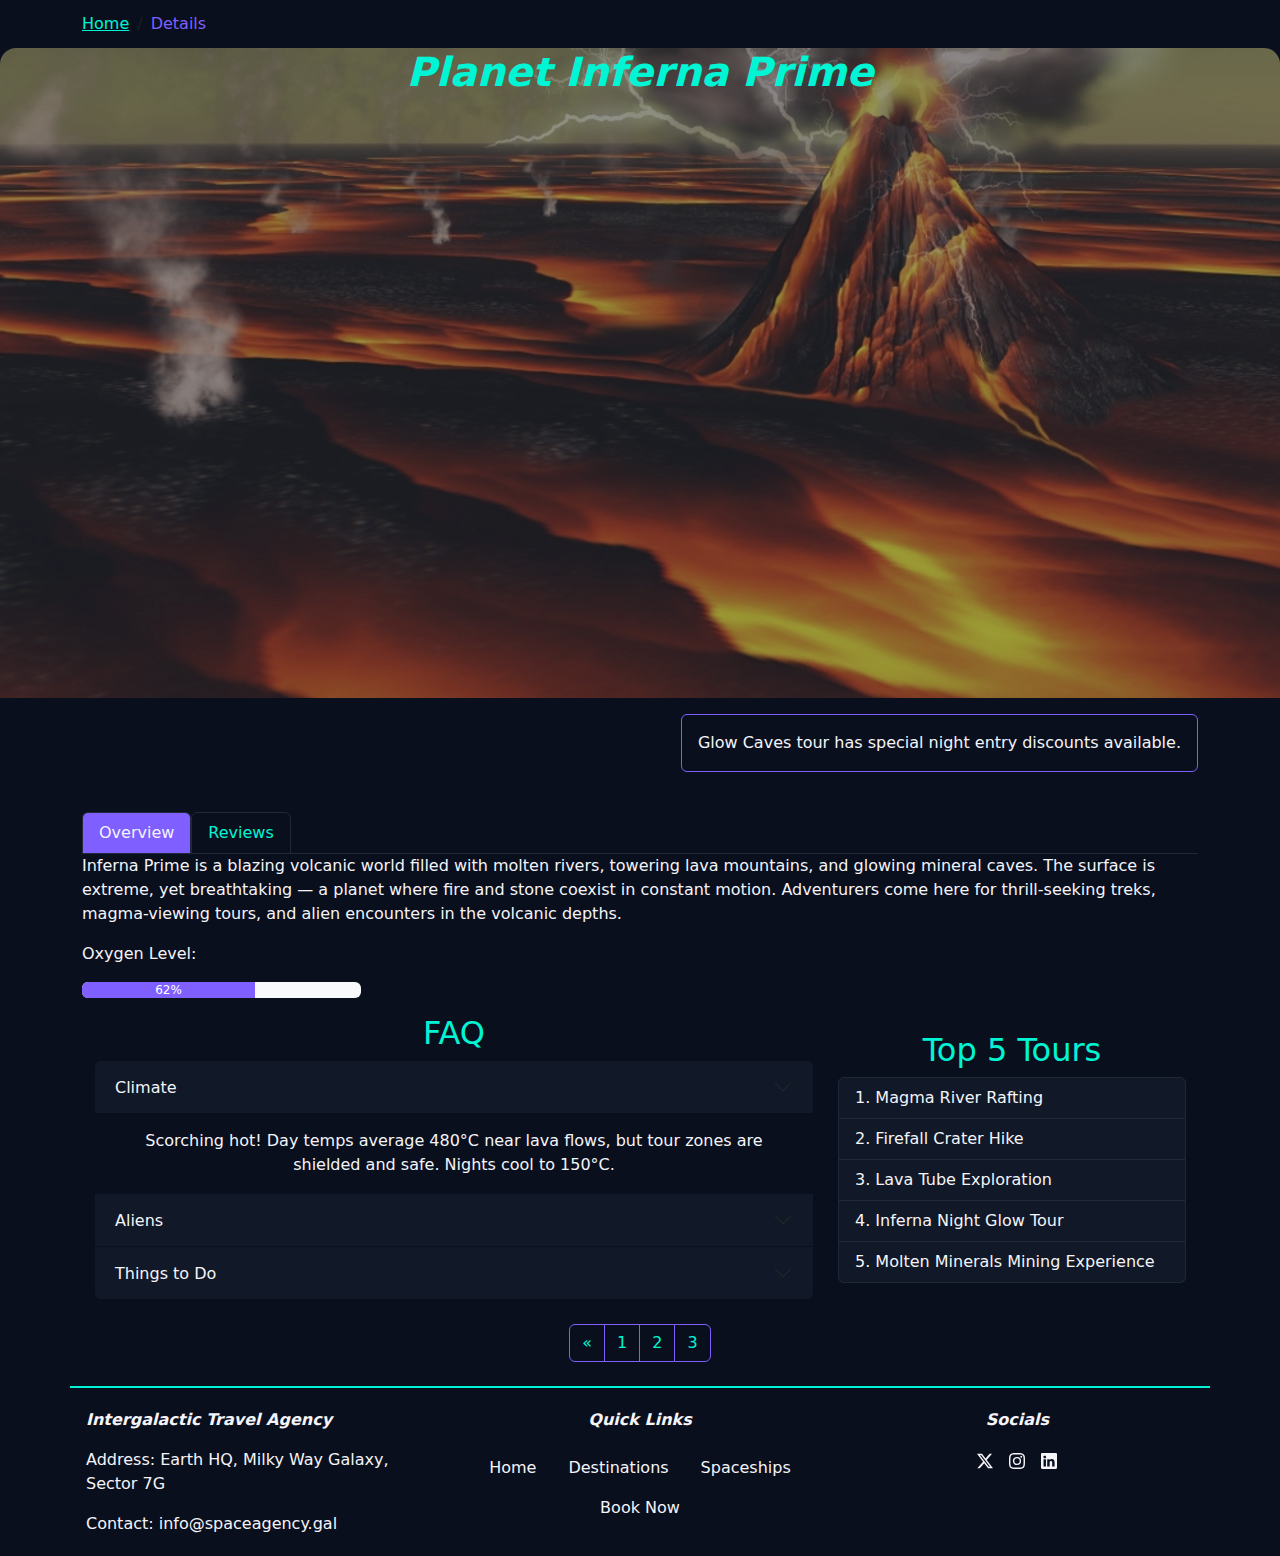
<file: inferna.html>
<!DOCTYPE html>
<html lang="en">
  <head>
    <meta charset="UTF-8" />
    <meta name="viewport" content="width=device-width, initial-scale=1.0" />
    <link rel="stylesheet" href="css/bootstrap.min.css" />
    <link rel="stylesheet" href="css/custom-styles.css" />
    <link rel="icon" href="images/rocket.png" />
    <title>Intergalactic Travel</title>
  </head>
  <body class="bg-primary">
    <!-- Details section -->
    <div class="container py-2">
      <nav aria-label="breadcrumb">
        <ol class="breadcrumb py-1 m-auto">
          <li class="breadcrumb-item">
            <a href="index.html" class="text-secondary">Home</a>
          </li>
          <li class="breadcrumb-item active" aria-current="page">Details</li>
        </ol>
      </nav>
    </div>
    <div class="position-relative">
      <img
        src="images/inferna.png"
        class="d-block w-100 rounded-top-4"
        style="height: 650px; object-fit: fill; opacity: 60%"
      />
      <h1
        class="fs-1 fst-italic fw-bold position-absolute top-0 start-50 translate-middle-x text-secondary text-center"
      >
        Planet Inferna Prime
      </h1>
    </div>

    <div class="container my-3 d-flex justify-content-end">
      <div class="alert alert-primary text-center" role="alert">
        Glow Caves tour has special night entry discounts available.
      </div>
    </div>

    <div class="container mt-4">
      <ul class="nav nav-tabs" id="myTab" role="tablist">
        <li class="nav-item" role="presentation">
          <button
            class="nav-link active text-secondary"
            id="home-tab"
            data-bs-toggle="tab"
            data-bs-target="#home-tab-pane"
            type="button"
            role="tab"
            aria-controls="home-tab-pane"
            aria-selected="true"
          >
            Overview
          </button>
        </li>
        <li class="nav-item" role="presentation">
          <button
            class="nav-link text-secondary"
            id="profile-tab"
            data-bs-toggle="tab"
            data-bs-target="#profile-tab-pane"
            type="button"
            role="tab"
            aria-controls="profile-tab-pane"
            aria-selected="false"
          >
            Reviews
          </button>
        </li>
      </ul>
      <div class="tab-content" id="myTabContent">
        <div
          class="tab-pane fade show active"
          id="home-tab-pane"
          role="tabpanel"
          aria-labelledby="home-tab"
          tabindex="0"
        >
          <p class="text-start text-primary">
            Inferna Prime is a blazing volcanic world filled with molten rivers,
            towering lava mountains, and glowing mineral caves. The surface is
            extreme, yet breathtaking — a planet where fire and stone coexist in
            constant motion. Adventurers come here for thrill-seeking treks,
            magma-viewing tours, and alien encounters in the volcanic depths.
          </p>
          <p class="text-primary text-start">Oxygen Level:</p>
          <div
            class="progress w-25 bg-light"
            role="progressbar"
            aria-label="Example with label"
            aria-valuenow="25"
            aria-valuemin="0"
            aria-valuemax="100"
          >
            <div class="progress-bar bg-info" style="width: 62%">62%</div>
          </div>
        </div>
        <div
          class="tab-pane fade"
          id="profile-tab-pane"
          role="tabpanel"
          aria-labelledby="profile-tab"
          tabindex="0"
        >
          <p class="text-primary text-start">
            ⭐⭐⭐⭐⭐“Standing at the edge of the Firefall Crater was the most
            surreal experience of my life. The heat was intense but so worth
            it!” — Lara Moser.<br /><br />
            ⭐⭐⭐⭐☆ “The guided magma rafting was wild, though safety gear
            could’ve been better. Still unforgettable.” — Arjun K.<br /><br />
            ⭐⭐⭐⭐⭐ “Loved the glowing mineral caves — felt like walking
            inside a galaxy of fireflies.” — Zara M.
          </p>
        </div>
      </div>

      <div class="container text-center mt-3">
        <div class="row align-items-center">
          <div class="col-12 col-lg-8 mb-4 mb-lg-0">
            <h1 class="fs-2 fw-normal text-secondary text-center">FAQ</h1>
            <div class="accordion" id="accordionFlushExample">
              <div class="accordion-item">
                <h2 class="accordion-header">
                  <button
                    class="accordion-button collapsed"
                    type="button"
                    data-bs-toggle="collapse"
                    data-bs-target="#flush-collapseOne"
                    aria-expanded="false"
                    aria-controls="flush-collapseOne"
                  >
                    Climate
                  </button>
                </h2>
                <div
                  id="flush-collapseOne"
                  class="accordion-collapse collapse show"
                  data-bs-parent="#accordionFlushExample"
                >
                  <div class="accordion-body">
                    Scorching hot! Day temps average 480°C near lava flows, but
                    tour zones are shielded and safe. Nights cool to 150°C.
                  </div>
                </div>
              </div>
              <div class="accordion-item">
                <h2 class="accordion-header">
                  <button
                    class="accordion-button collapsed"
                    type="button"
                    data-bs-toggle="collapse"
                    data-bs-target="#flush-collapseTwo"
                    aria-expanded="false"
                    aria-controls="flush-collapseTwo"
                  >
                    Aliens
                  </button>
                </h2>
                <div
                  id="flush-collapseTwo"
                  class="accordion-collapse collapse"
                  data-bs-parent="#accordionFlushExample"
                >
                  <div class="accordion-body">
                    Pyrosprites, glowing lava-dwelling beings and the Inferna
                    Hounds.
                  </div>
                </div>
              </div>
              <div class="accordion-item">
                <h2 class="accordion-header">
                  <button
                    class="accordion-button collapsed"
                    type="button"
                    data-bs-toggle="collapse"
                    data-bs-target="#flush-collapseThree"
                    aria-expanded="false"
                    aria-controls="flush-collapseThree"
                  >
                    Things to Do
                  </button>
                </h2>
                <div
                  id="flush-collapseThree"
                  class="accordion-collapse collapse"
                  data-bs-parent="#accordionFlushExample"
                >
                  <div class="accordion-body">
                    Stargazing is surprisingly stunning since skies are clearer
                    at night, plus underground cave concerts where sound
                    resonates through mineral walls.
                  </div>
                </div>
              </div>
            </div>
          </div>
          <div class="col-12 col-lg-4">
            <h1 class="fs-2 fw-normal text-secondary text-center">
              Top 5 Tours
            </h1>
            <ol class="list-group text-start list-group-numbered">
              <li class="list-group-item">Magma River Rafting</li>
              <li class="list-group-item">Firefall Crater Hike</li>
              <li class="list-group-item">Lava Tube Exploration</li>
              <li class="list-group-item">Inferna Night Glow Tour</li>
              <li class="list-group-item">Molten Minerals Mining Experience</li>
            </ol>
          </div>
        </div>

        <nav aria-label="Page navigation example">
          <ul class="pagination my-4 justify-content-center">
            <li class="page-item">
              <a class="page-link" href="/cryon.html" aria-label="Previous">
                <span aria-hidden="true">&laquo;</span>
              </a>
            </li>
            <li class="page-item">
              <a class="page-link" href="/aurora.html">1</a>
            </li>
            <li class="page-item">
              <a class="page-link" href="/cryon.html">2</a>
            </li>
            <li class="page-item">
              <a class="page-link" href="/inferna.html">3</a>
            </li>
          </ul>
        </nav>
      </div>
    </div>

    <!-- Footer section -->
    <div class="container border-top border-primary">
      <div class="container p-1 mt-3 text-start text-primary">
        <div class="row align-items-start">
          <div class="col">
            <p class="fw-bold fst-italic">Intergalactic Travel Agency</p>
            <p>Address: Earth HQ, Milky Way Galaxy, Sector 7G</p>
            <p>Contact: info@spaceagency.gal</p>
          </div>
          <div class="col" id="socials">
            <p class="fw-bold fst-italic text-center">Quick Links</p>
            <ul class="nav justify-content-center">
              <li class="nav-item">
                <a class="nav-link text-center" href="index.html">Home</a>
              </li>
              <li class="nav-item">
                <a class="nav-link text-center" href="aurora.html"
                  >Destinations</a
                >
              </li>
              <li class="nav-item">
                <a class="nav-link text-center" href="/index.html#spaceships"
                  >Spaceships</a
                >
              </li>
              <li class="nav-item">
                <a class="nav-link text-center" href="/index.html#booking"
                  >Book Now</a
                >
              </li>
            </ul>
          </div>
          <div class="col text-center">
            <p class="fw-bold fst-italic">Socials</p>
            <div class="d-flex justify-content-center">
              <a href="#" class="mx-2">
                <svg
                  xmlns="http://www.w3.org/2000/svg"
                  width="16"
                  height="16"
                  fill="currentColor"
                  class="bi bi-twitter-x"
                  viewBox="0 0 16 16"
                >
                  <path
                    d="M12.6.75h2.454l-5.36 6.142L16 15.25h-4.937l-3.867-5.07-4.425 5.07H.316l5.733-6.57L0 .75h5.063l3.495 4.633L12.601.75Zm-.86 13.028h1.36L4.323 2.145H2.865z"
                  />
                </svg>
              </a>

              <a href="#" class="mx-2">
                <svg
                  xmlns="http://www.w3.org/2000/svg"
                  width="16"
                  height="16"
                  fill="currentColor"
                  class="bi bi-instagram"
                  viewBox="0 0 16 16"
                >
                  <path
                    d="M8 0C5.829 0 5.556.01 4.703.048 3.85.088 3.269.222 2.76.42a3.9 3.9 0 0 0-1.417.923A3.9 3.9 0 0 0 .42 2.76C.222 3.268.087 3.85.048 4.7.01 5.555 0 5.827 0 8.001c0 2.172.01 2.444.048 3.297.04.852.174 1.433.372 1.942.205.526.478.972.923 1.417.444.445.89.719 1.416.923.51.198 1.09.333 1.942.372C5.555 15.99 5.827 16 8 16s2.444-.01 3.298-.048c.851-.04 1.434-.174 1.943-.372a3.9 3.9 0 0 0 1.416-.923c.445-.445.718-.891.923-1.417.197-.509.332-1.09.372-1.942C15.99 10.445 16 10.173 16 8s-.01-2.445-.048-3.299c-.04-.851-.175-1.433-.372-1.941a3.9 3.9 0 0 0-.923-1.417A3.9 3.9 0 0 0 13.24.42c-.51-.198-1.092-.333-1.943-.372C10.443.01 10.172 0 7.998 0zm-.717 1.442h.718c2.136 0 2.389.007 3.232.046.78.035 1.204.166 1.486.275.373.145.64.319.92.599s.453.546.598.92c.11.281.24.705.275 1.485.039.843.047 1.096.047 3.231s-.008 2.389-.047 3.232c-.035.78-.166 1.203-.275 1.485a2.5 2.5 0 0 1-.599.919c-.28.28-.546.453-.92.598-.28.11-.704.24-1.485.276-.843.038-1.096.047-3.232.047s-2.39-.009-3.233-.047c-.78-.036-1.203-.166-1.485-.276a2.5 2.5 0 0 1-.92-.598 2.5 2.5 0 0 1-.6-.92c-.109-.281-.24-.705-.275-1.485-.038-.843-.046-1.096-.046-3.233s.008-2.388.046-3.231c.036-.78.166-1.204.276-1.486.145-.373.319-.64.599-.92s.546-.453.92-.598c.282-.11.705-.24 1.485-.276.738-.034 1.024-.044 2.515-.045zm4.988 1.328a.96.96 0 1 0 0 1.92.96.96 0 0 0 0-1.92m-4.27 1.122a4.109 4.109 0 1 0 0 8.217 4.109 4.109 0 0 0 0-8.217m0 1.441a2.667 2.667 0 1 1 0 5.334 2.667 2.667 0 0 1 0-5.334"
                  />
                </svg>
              </a>

              <a href="#" class="mx-2">
                <svg
                  xmlns="http://www.w3.org/2000/svg"
                  width="16"
                  height="16"
                  fill="currentColor"
                  class="bi bi-linkedin"
                  viewBox="0 0 16 16"
                >
                  <path
                    d="M0 1.146C0 .513.526 0 1.175 0h13.65C15.474 0 16 .513 16 1.146v13.708c0 .633-.526 1.146-1.175 1.146H1.175C.526 16 0 15.487 0 14.854zm4.943 12.248V6.169H2.542v7.225zm-1.2-8.212c.837 0 1.358-.554 1.358-1.248-.015-.709-.52-1.248-1.342-1.248S2.4 3.226 2.4 3.934c0 .694.521 1.248 1.327 1.248zm4.908 8.212V9.359c0-.216.016-.432.08-.586.173-.431.568-.878 1.232-.878.869 0 1.216.662 1.216 1.634v3.865h2.401V9.25c0-2.22-1.184-3.252-2.764-3.252-1.274 0-1.845.7-2.165 1.193v.025h-.016l.016-.025V6.169h-2.4c.03.678 0 7.225 0 7.225z"
                  />
                </svg>
              </a>
            </div>
          </div>
        </div>
      </div>
    </div>
    <script src="js/bootstrap.bundle.min.js"></script>
  </body>
</html>
</file>
<file: css/custom-styles.css>
:root {
  --background: #0a0f1e;
  --primary-accent: #7f5fff;
  --secondary-accent: #00f5d4;
  --text: #f4f4f9;
  --highlight: #7cff6b;
  --accordion-bg: #111827;
}

html {
  scroll-behavior: smooth;
}

.bg-primary {
  background-color: var(--background) !important;
}

.alert-primary {
  color: var(--text) !important;
  background: var(--background) !important;
  border-color: var(--primary-accent) !important;
}

.page-link {
  background-color: var(--background) !important;
  border: 1px solid var(--primary-accent) !important;
  color: var(--secondary-accent) !important;
  transition: all 0.3s ease-in-out;
}

.page-link:hover {
  background-color: var(--primary-accent) !important;
  color: var(--text) !important;
  box-shadow: 0 0 10px var(--primary-accent) !important;
}

#myTab button,
#myTab {
  border-color: #1f2937 !important;
}

.bg-secondary,
.accordion-button {
  color: var(--text);
  background-color: var(--accordion-bg) !important;
}

.bg-info {
  background-color: var(--primary-accent) !important;
}

.border-primary {
  border-color: var(--secondary-accent) !important;
  border-width: 2px !important;
}

.breadcrumb-item {
  background-color: transparent !important;
  color: var(--primary-accent) !important;
}

.breadcrumb-item a:hover {
  transition: 0.15s ease-in-out;
  background-color: transparent !important;
  color: var(--secondary-accent) !important;
}

.accordion-item {
  border-color: var(--background) !important;
  color: var(--text);
  background-color: var(--background) !important;
}

.accordion-header button:focus {
  color: var(--text) !important;
  background-color: var(--primary-accent) !important;
}

.nav-link.active {
  background-color: var(--primary-accent) !important;
  color: var(--text) !important;
}

#socials a {
  color: var(--text) !important;
  transition: 0.19s ease-in-out;
}

svg {
  color: var(--text) !important;
  transition: 0.19s ease-in-out;
}

svg:hover {
  color: var(--primary-accent) !important;
}

#socials a:hover {
  color: var(--primary-accent) !important;
}
.text-secondary {
  color: var(--secondary-accent) !important;
}

.text-primary {
  color: var(--text) !important;
}

.text-dark {
  color: var(--background) !important;
}

.text-info {
  color: var(--primary-accent) !important;
}
.nav-link {
  transition: color 0.2s ease-in-out;
}

.nav-item a:hover {
  color: var(--primary-accent) !important;
}
.list-group-item {
  color: var(--text) !important;
  background-color: var(--accordion-bg) !important;
}

.list-group-item {
  border-color: #1f2937;
}

.list-group-item:hover {
  cursor: default;
  color: var(--text) !important;
  transition: 0.15s ease-in-out;
  background-color: var(--primary-accent) !important;
}
.btn-primary {
  background-color: var(--secondary-accent);
  border: none;
  color: var(--background);
  border-radius: 18px;
  transition: background-color 0.2s ease-in-out;
}

.btn-primary:hover,
.btn-primary:active {
  color: var(--background) !important;
  background-color: var(--primary-accent) !important;
}

.btn-outline-primary {
  border-color: var(--primary-accent);
  color: var(--text);
  border-radius: 18px;
  transition: background-color 0.2s ease-in-out, color 0.2s ease-in-out;
}

.btn-outline-primary:hover,
.btn-outline-primary:active {
  color: var(--text) !important;
  border-color: var(--primary-accent);
  background-color: var(--primary-accent) !important;
}

.galaxy-bg {
  position: relative;
  background: radial-gradient(
    circle at 50% 50%,
    rgba(127, 95, 255, 0.3) 0%,
    rgba(0, 245, 212, 0.2) 40%,
    #0a0f1e 80%
  );
  color: #f4f4f9;
  min-height: 90vh;
  width: 100%;
  overflow: hidden;
  min-width: 100%;
  background-attachment: fixed;
  background-size: cover;
}

.galaxy-bg::after {
  content: "";
  position: absolute;
  bottom: 0;
  left: 0;
  right: 0;
  height: 240px;
  background: linear-gradient(to bottom, transparent, #0a0f1e);
}

.spaceship-table {
  border-collapse: separate;
  border-spacing: 0;
  border-radius: 12px;
  overflow: hidden;
  background-color: transparent;
  color: #e0e0e0;
}

.spaceship-table thead th {
  background: linear-gradient(180deg, #06d6a0, #118ab2);
  color: #000000;
  border: none;
  font-weight: 600;
  text-transform: uppercase;
}

.spaceship-table tbody td:nth-child(odd) {
  color: white;
  background-color: #0a0f1e !important;
}

.spaceship-table tbody th:nth-child(odd) {
  color: white;
  background-color: #0a0f1e !important;
}

.spaceship-table tbody td:nth-child(even) {
  color: white;
  background-color: #111827 !important;
}

.spaceship-table tbody tr:hover {
  background-color: #1f2937 !important;
  transition: background-color 0.3s ease;
}

.spaceship-table th,
.spaceship-table td {
  border: 1px solid #1f3c88;
}

.table tr {
  cursor: pointer;
}

#travel-date {
  background-color: white !important;
}

.spinner-border {
  color: var(--secondary-accent) !important;
}
</file>
